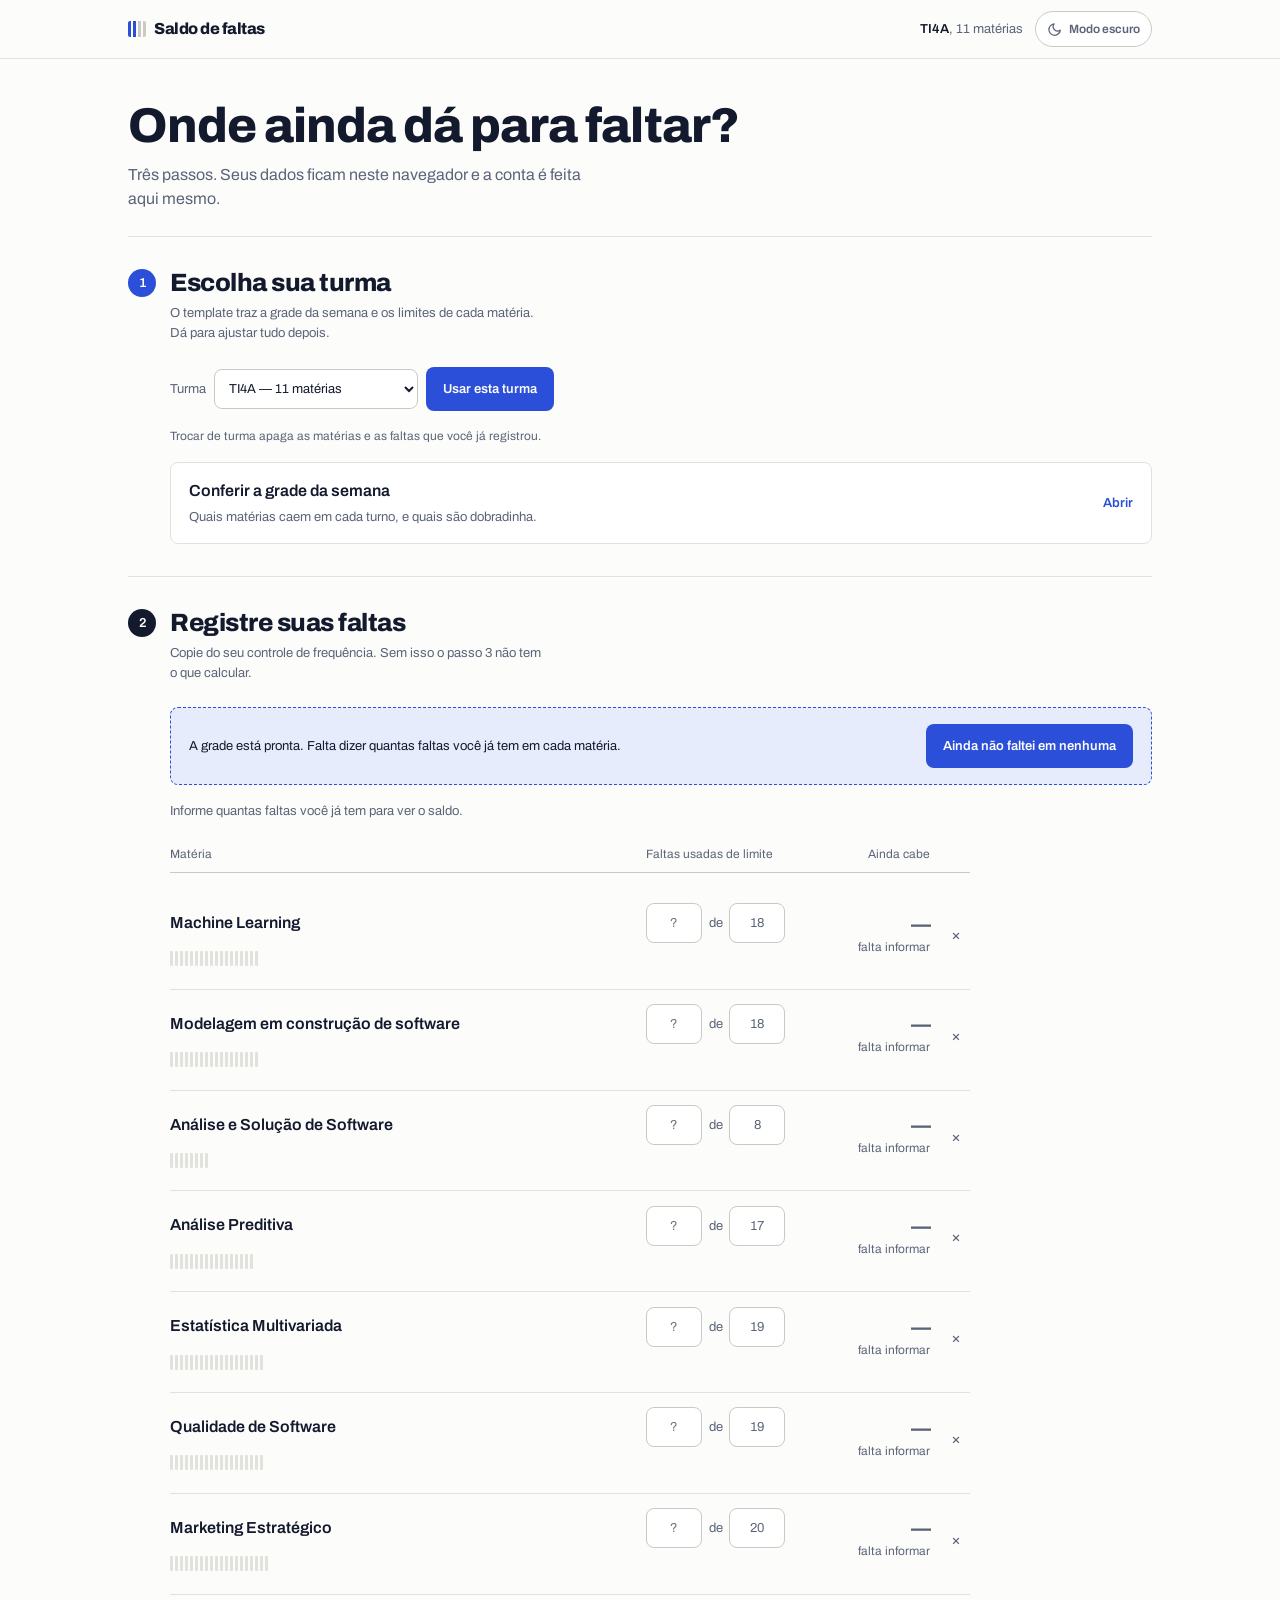
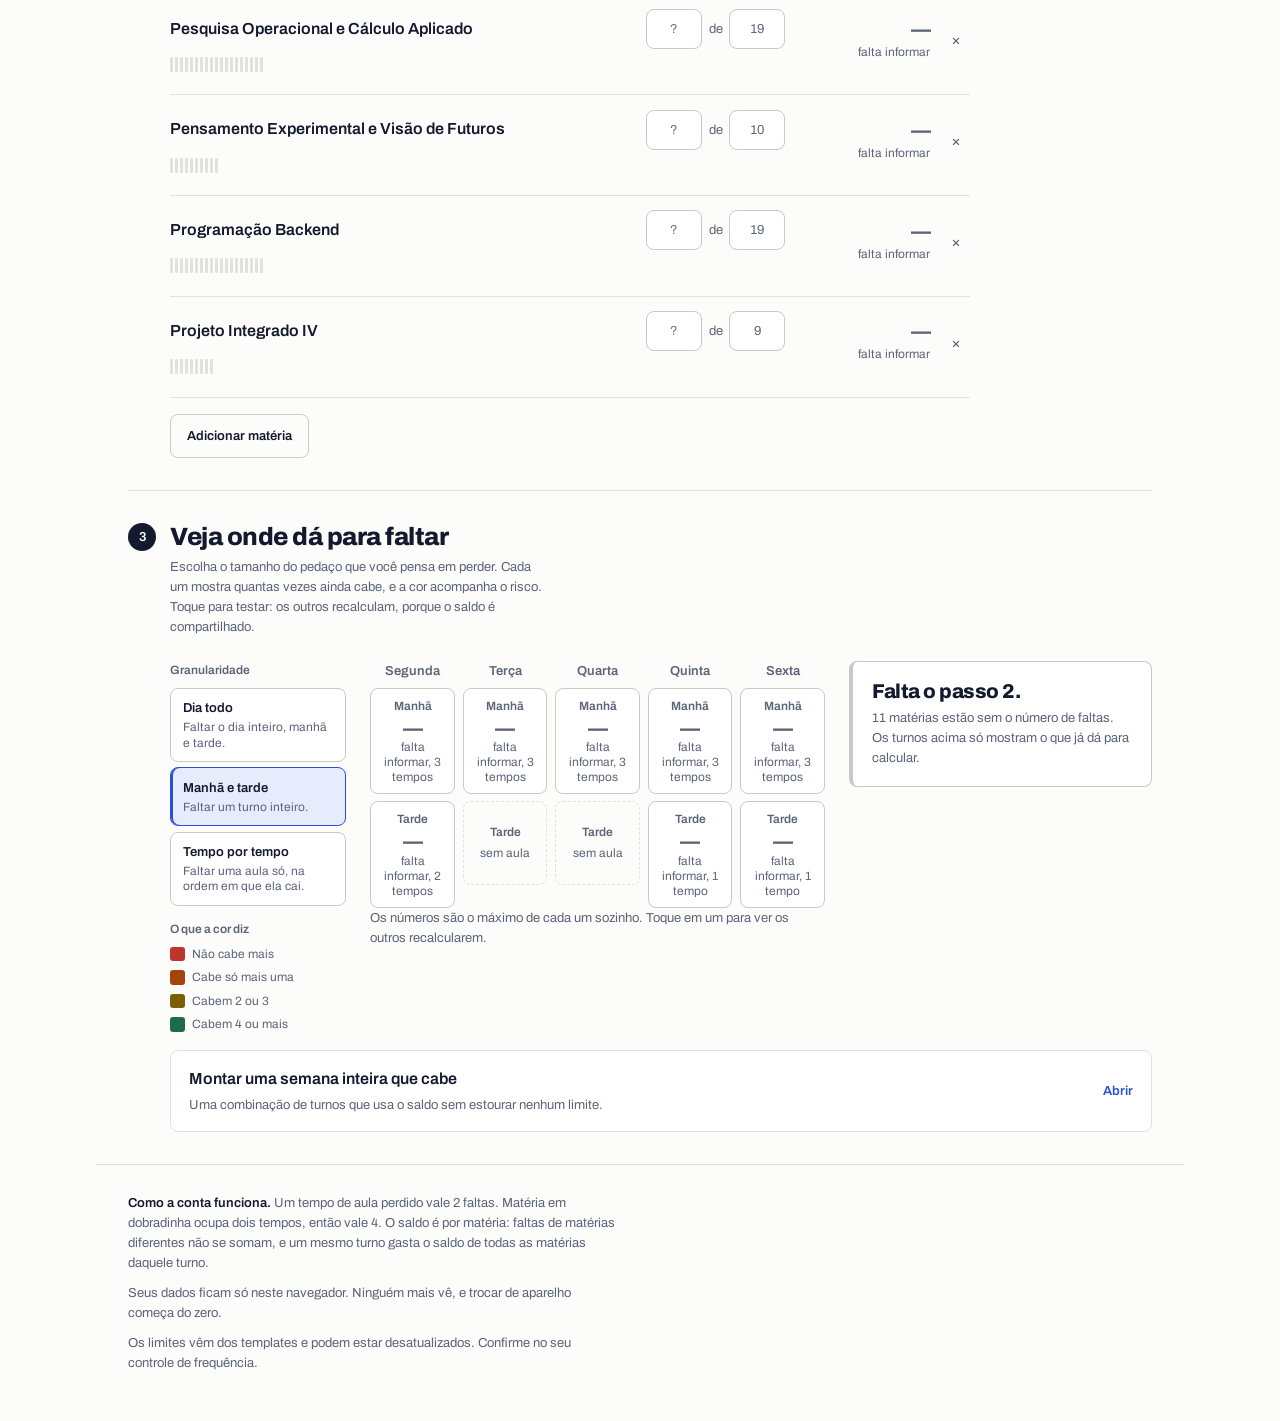
<file: index.html>
<!DOCTYPE html>
<html lang="pt-BR">
<head>
  <meta charset="UTF-8">
  <meta name="viewport" content="width=device-width, initial-scale=1">
  <meta name="theme-color" content="#2b4fd8">
  <meta name="description" content="Escolha sua turma, registre suas faltas e veja em quais dias e turnos da semana ainda dá para faltar.">
  <title>Saldo de faltas</title>
  <link rel="icon" href="favicon.svg" type="image/svg+xml">
  <script>
    // Roda antes do CSS pintar: sem isto, quem usa tema escuro leva um flash
    // branco a cada carregamento.
    (function () {
      var tema = 'claro';
      try {
        tema = localStorage.getItem('saldo.tema')
          || (matchMedia('(prefers-color-scheme: dark)').matches ? 'escuro' : 'claro');
      } catch (e) { /* navegador sem storage: segue no claro */ }
      document.documentElement.dataset.tema = tema === 'escuro' ? 'escuro' : 'claro';
    })();
  </script>
  <link rel="stylesheet" href="style.css">
  <script src="script.js" defer></script>
</head>
<body>
  <a class="pular" href="#passo1">Ir para o conteúdo</a>

  <header class="topo">
    <div class="topo-interno">
      <a class="marca" href="#passo1">
        <span class="marca-selo" aria-hidden="true"></span>
        Saldo de faltas
      </a>
      <div class="topo-direita">
        <p class="topo-estado" id="topoEstado"></p>
        <button class="btn-tema" id="tema" type="button"></button>
      </div>
    </div>
  </header>

  <main>
    <div class="abertura">
      <h1>Onde ainda dá para faltar?</h1>
      <p class="sub">Três passos. Seus dados ficam neste navegador e a conta é feita aqui mesmo.</p>
    </div>

    <ol class="passos">
      <!-- Passo 1 ---------------------------------------------------------- -->
      <li class="passo" id="passo1">
        <div class="passo-cabeca">
          <span class="passo-num" aria-hidden="true">1</span>
          <div>
            <h2>Escolha sua turma</h2>
            <p class="sub">O template traz a grade da semana e os limites de cada matéria. Dá para ajustar tudo depois.</p>
          </div>
        </div>

        <div class="passo-corpo">
          <div class="turma-escolha">
            <label for="turma">Turma</label>
            <select id="turma">
              <option value="grade-base">TI4A — 11 matérias</option>
              <option value="ti2a">TI2A — 10 matérias</option>
              <option value="direito-dr4a">Direito DR4A — 13 matérias</option>
              <option value="vazio">Montar a minha do zero</option>
            </select>
            <button class="btn btn-forte" id="trocarTurma" type="button">Usar esta turma</button>
          </div>
          <p class="nota-fraca">Trocar de turma apaga as matérias e as faltas que você já registrou.</p>

          <details class="bloco" id="blocoGrade">
            <summary>
              <span class="bloco-titulo">Conferir a grade da semana</span>
              <span class="bloco-sub">Quais matérias caem em cada turno, e quais são dobradinha.</span>
            </summary>
            <div class="bloco-corpo">
              <p class="sub">Marque as matérias de cada turno. Dobradinha é quando a matéria ocupa dois tempos seguidos no mesmo dia.</p>
              <div class="grade-editor" id="grade"></div>
            </div>
          </details>
        </div>
      </li>

      <!-- Passo 2 ---------------------------------------------------------- -->
      <li class="passo" id="passo2">
        <div class="passo-cabeca">
          <span class="passo-num" aria-hidden="true">2</span>
          <div>
            <h2>Registre suas faltas</h2>
            <p class="sub">Copie do seu controle de frequência. Sem isso o passo 3 não tem o que calcular.</p>
          </div>
        </div>

        <div class="passo-corpo">
          <div class="primeiro-uso" id="primeiroUso" hidden>
            <p id="primeiroUsoTexto"></p>
            <button class="btn btn-forte" id="zerarPendentes" type="button">Ainda não faltei em nenhuma</button>
          </div>

          <p class="saldo-aperto" id="saldoAperto"></p>

          <div class="ledger-cabecalho" aria-hidden="true">
            <span>Matéria</span>
            <span>Faltas usadas de limite</span>
            <span>Ainda cabe</span>
            <span></span>
          </div>
          <div class="ledger" id="ledger"></div>

          <button class="btn btn-discreto" id="addMat" type="button">Adicionar matéria</button>
        </div>
      </li>

      <!-- Passo 3 ---------------------------------------------------------- -->
      <li class="passo" id="passo3">
        <div class="passo-cabeca">
          <span class="passo-num" aria-hidden="true">3</span>
          <div>
            <h2>Veja onde dá para faltar</h2>
            <p class="sub">Escolha o tamanho do pedaço que você pensa em perder. Cada um mostra quantas vezes ainda cabe, e a cor acompanha o risco. Toque para testar: os outros recalculam, porque o saldo é compartilhado.</p>
          </div>
        </div>

        <div class="passo-corpo">
          <div class="resposta">
            <aside class="trilha">
              <fieldset class="gran-caixa">
                <legend>Granularidade</legend>
                <div id="granularidade"></div>
              </fieldset>

              <div class="legenda-caixa">
                <p class="legenda-titulo">O que a cor diz</p>
                <ul class="legenda" id="legenda"></ul>
              </div>
            </aside>

            <div class="semana-area">
              <div class="semana" id="semana" aria-label="A semana e quantas vezes cada parte dela ainda cabe"></div>
              <div class="selecionados" id="selecionados"></div>
              <div class="semana-rodape">
                <p id="semanaNota"></p>
                <button class="btn btn-texto" id="limpar" type="button" hidden>Limpar seleção</button>
              </div>
            </div>

            <aside class="veredito" id="veredito" aria-live="polite" aria-atomic="true"></aside>
          </div>

          <details class="bloco" id="blocoPlano">
            <summary>
              <span class="bloco-titulo">Montar uma semana inteira que cabe</span>
              <span class="bloco-sub">Uma combinação de turnos que usa o saldo sem estourar nenhum limite.</span>
            </summary>
            <div class="bloco-corpo">
              <p class="sub">A conta não sabe quantas aulas ainda vão acontecer no semestre. Trate o resultado como teto, não como plano.</p>
              <button class="btn btn-forte" id="gerarPlano" type="button">Montar combinação</button>
              <div id="resultadoPlano" class="plano-resultado" aria-live="polite"></div>
            </div>
          </details>
        </div>
      </li>
    </ol>
  </main>

  <footer class="rodape">
    <p><strong>Como a conta funciona.</strong> Um tempo de aula perdido vale 2 faltas. Matéria em dobradinha ocupa dois tempos, então vale 4. O saldo é por matéria: faltas de matérias diferentes não se somam, e um mesmo turno gasta o saldo de todas as matérias daquele turno.</p>
    <p id="statusSalvo">Seus dados ficam só neste navegador. Ninguém mais vê, e trocar de aparelho começa do zero.</p>
    <p>Os limites vêm dos templates e podem estar desatualizados. Confirme no seu controle de frequência.</p>
  </footer>

  <noscript>
    <p class="noscript">Esta página precisa de JavaScript para calcular o saldo.</p>
  </noscript>
</body>
</html>
</file>
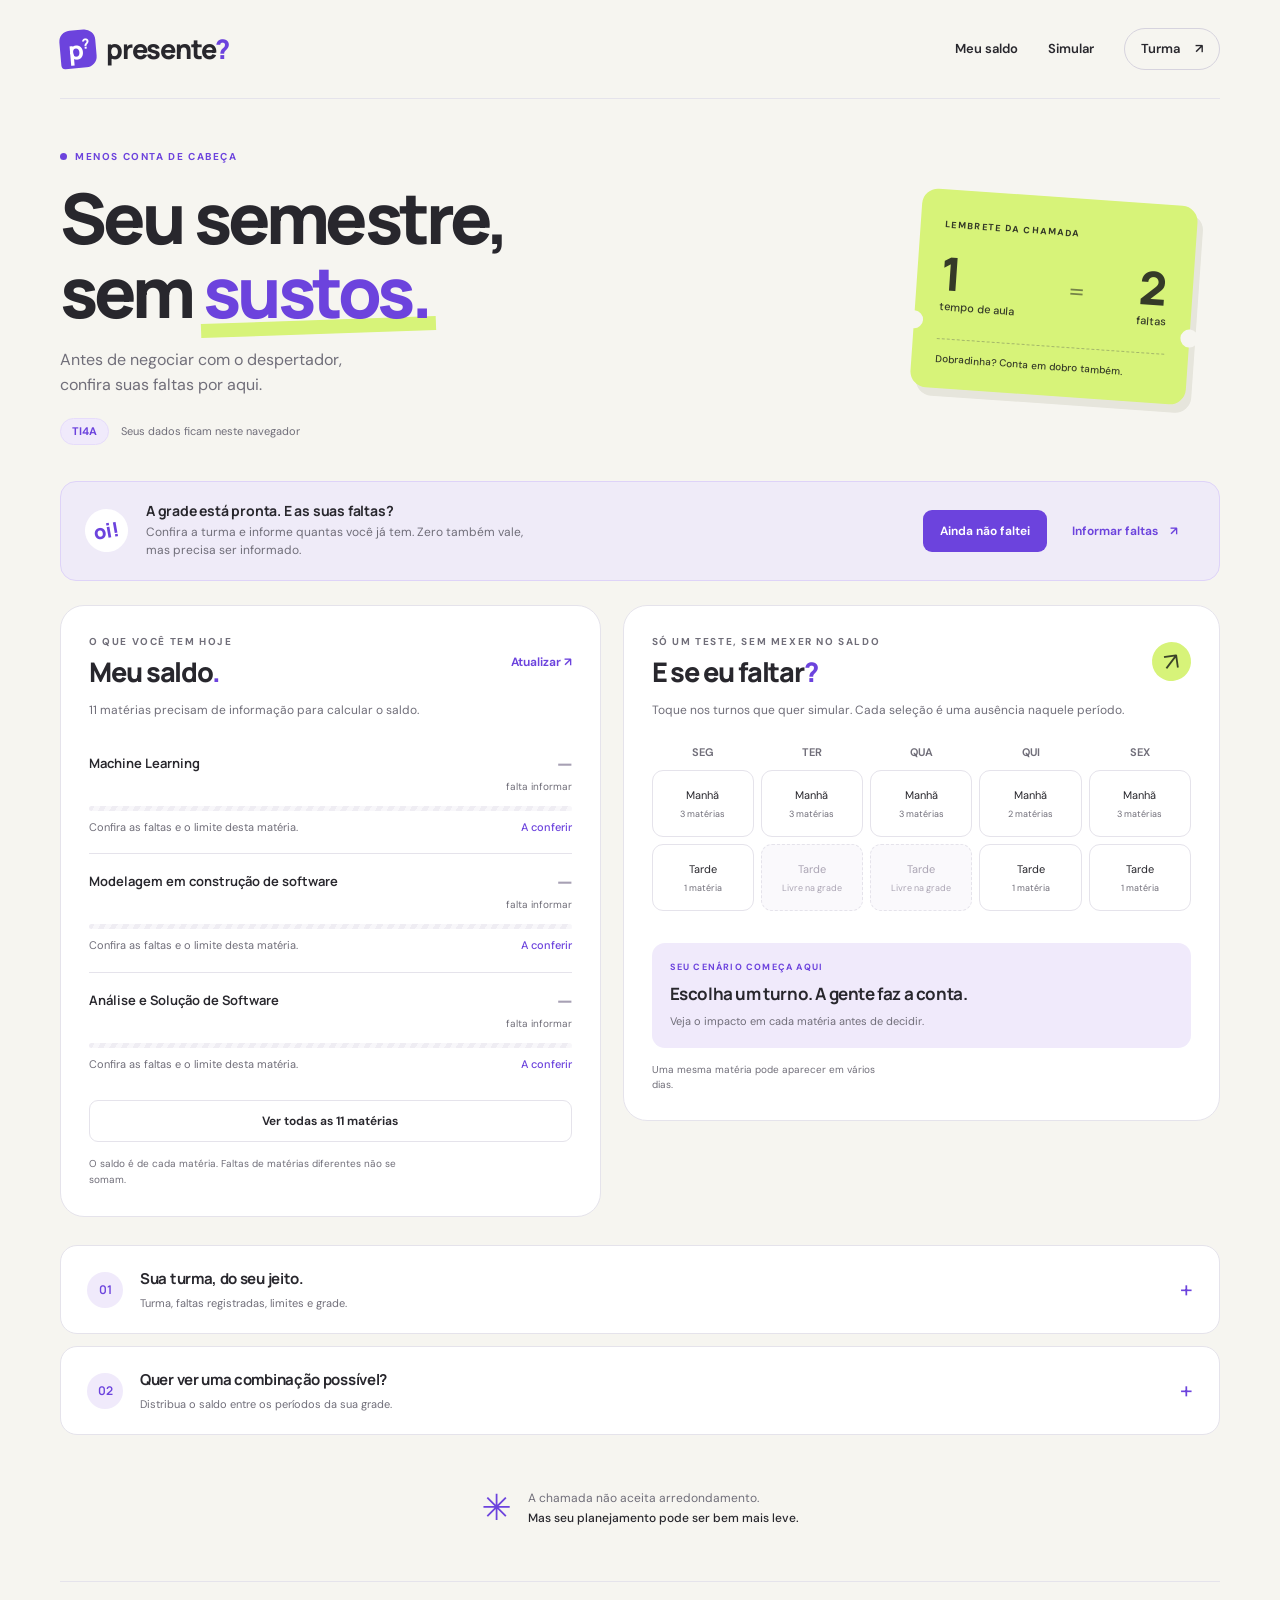
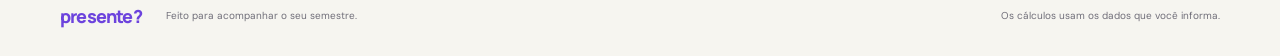
<file: outputs/layout-gepeto/index.html>
<!DOCTYPE html>
<html lang="pt-BR">
<head>
  <meta charset="UTF-8">
  <meta name="viewport" content="width=device-width, initial-scale=1">
  <meta name="theme-color" content="#6c43dd">
  <meta name="description" content="Seu saldo de faltas, sem fazer conta de cabeça. Confira suas matérias e simule ausências com o presente?.">
  <title>presente? — Seu semestre, sem sustos</title>
  <link rel="icon" href="favicon.svg" type="image/svg+xml">
  <link rel="stylesheet" href="style.css">
  <script src="script.js" defer></script>
</head>
<body>
  <a class="skip-link" href="#saldo">Pular para meu saldo</a>
  <div class="site-shell">
    <header class="site-header">
      <a class="brand" href="#inicio" aria-label="presente? início"><span class="brand-mark" aria-hidden="true">p<span>?</span></span>presente<span class="brand-question">?</span></a>
      <nav aria-label="Navegação principal">
        <a href="#saldo">Meu saldo</a>
        <a href="#simular">Simular</a>
        <a class="nav-config" href="#configuracao" data-open-config>Turma <span aria-hidden="true">↗</span></a>
      </nav>
    </header>
    <main id="inicio">
      <section class="hero" aria-labelledby="titulo">
        <div>
          <p class="eyebrow"><span class="live-dot" aria-hidden="true"></span> MENOS CONTA DE CABEÇA</p>
          <h1 id="titulo">Seu semestre,<br>sem <span class="hero-highlight">sustos.</span></h1>
          <p class="hero-description">Antes de negociar com o despertador,<br class="desktop-break"> confira suas faltas por aqui.</p>
          <div class="hero-meta"><span class="class-pill" id="turmaAtual">TI4A</span><span id="saveStatus" role="status">Seus dados ficam neste navegador</span></div>
        </div>
        <div class="hero-ticket" aria-label="Regra de cálculo: cada tempo de aula equivale a duas faltas">
          <span class="ticket-top">LEMBRETE DA CHAMADA</span>
          <div class="ticket-equation"><span>1<small>tempo de aula</small></span><b aria-hidden="true">=</b><span>2<small>faltas</small></span></div>
          <span class="ticket-bottom">Dobradinha? Conta em dobro também.</span>
        </div>
      </section>
      <section class="onboarding" id="boasVindas" aria-labelledby="bemVindoTitulo">
        <span class="onboarding-icon" aria-hidden="true">oi!</span>
        <div class="onboarding-copy"><h2 id="bemVindoTitulo">A grade está pronta. E as suas faltas?</h2><p>Confira a turma e informe quantas você já tem. Zero também vale, mas precisa ser informado.</p></div>
        <div class="onboarding-actions"><button class="button button-primary" id="zerarPendentes" type="button">Ainda não faltei</button><button class="button button-quiet" type="button" data-edit-materias>Informar faltas <span aria-hidden="true">↗</span></button></div>
      </section>
      <div class="dashboard">
        <section class="panel balance-panel" id="saldo" aria-labelledby="saldoTitulo">
          <div class="section-heading"><div><p class="eyebrow">O QUE VOCÊ TEM HOJE</p><h2 id="saldoTitulo">Meu saldo<span class="heading-dot">.</span></h2></div><button class="text-button" type="button" data-edit-materias>Atualizar <span aria-hidden="true">↗</span></button></div>
          <p class="section-description" id="saldoResumo">As matérias mais próximas do limite aparecem primeiro.</p>
          <div class="subject-list" id="saldoMaterias"></div>
          <button class="button button-outline show-all" id="verTodas" type="button" aria-expanded="false" aria-controls="saldoMaterias">Ver todas as matérias</button>
          <p class="panel-footnote">O saldo é de cada matéria. Faltas de matérias diferentes não se somam.</p>
        </section>
        <section class="panel simulation-panel" id="simular" aria-labelledby="simularTitulo">
          <div class="section-heading"><div><p class="eyebrow">SÓ UM TESTE, SEM MEXER NO SALDO</p><h2 id="simularTitulo">E se eu faltar<span class="heading-dot">?</span></h2></div><span class="simulation-symbol" aria-hidden="true">↗</span></div>
          <p class="section-description">Toque nos turnos que quer simular. Cada seleção é uma ausência naquele período.</p>
          <div class="week-grid" id="semanaSimulacao" aria-label="Períodos da grade para simular"></div>
          <div class="selected-periods" id="periodosSelecionados"></div>
          <div id="resultadoSimulacao" class="simulation-result" aria-live="polite" aria-atomic="true"></div>
          <div class="simulation-bottom"><span>Uma mesma matéria pode aparecer em vários dias.</span><button class="text-button" id="limparSimulacao" type="button" hidden>Limpar teste</button></div>
        </section>
      </div>
      <details class="settings" id="configuracao">
        <summary><span class="settings-number" aria-hidden="true">01</span><span><strong>Sua turma, do seu jeito.</strong><small>Turma, faltas registradas, limites e grade.</small></span><span class="details-icon" aria-hidden="true">+</span></summary>
        <div class="settings-body">
          <div class="template-settings">
            <div><h3>Qual é a sua turma?</h3><p>Os templates trazem a grade e os limites iniciais. Você pode ajustar tudo abaixo.</p></div>
            <div class="template-controls"><label for="template">Turma</label><div class="input-action"><select id="template"><option value="grade-base">TI4A · 11 matérias</option><option value="ti2a">TI2A · 10 matérias</option><option value="direito-dr4a">Direito DR4A · 13 matérias</option><option value="vazio">Minha própria grade</option></select><button class="button button-primary" id="carregarTemplate" type="button">Carregar</button></div><p class="field-note">Carregar outra turma substitui as matérias e a grade atuais.</p></div>
          </div>
          <div class="editor-heading" id="editarMaterias"><div><h3>Matérias e faltas</h3><p>Copie as faltas do seu controle de frequência. Deixe o limite vazio se não quiser definir um teto.</p></div><button class="button button-outline" id="addMat" type="button">+ Adicionar matéria</button></div>
          <p class="template-note" id="notaTemplate" hidden>Em Responsabilidade Civil, o template usa 18 faltas. A grade fornecida também citava 20; confirme o limite da sua turma.</p>
          <div class="subject-editors" id="materias"></div>
          <details class="grade-details"><summary>Conferir ou editar minha grade <span aria-hidden="true">+</span></summary><p class="section-description">Escolha as matérias de cada turno. Marque dobradinha quando a matéria ocupar dois tempos seguidos. Cada tempo equivale a 2 faltas.</p><div class="grade-editor" id="grade"></div></details>
        </div>
      </details>
      <details class="settings automatic" id="planoAutomatico">
        <summary><span class="settings-number" aria-hidden="true">02</span><span><strong>Quer ver uma combinação possível?</strong><small>Distribua o saldo entre os períodos da sua grade.</small></span><span class="details-icon" aria-hidden="true">+</span></summary>
        <div class="settings-body"><p class="section-description">O mesmo saldo é compartilhado entre todos os dias. Esta combinação usa apenas os limites informados, sem considerar quantas aulas ainda acontecerão.</p><button class="button button-primary" id="gerarPlano" type="button">Montar uma combinação <span aria-hidden="true">↗</span></button><div id="resultadoPlano" class="automatic-result" aria-live="polite"></div></div>
      </details>
      <section class="closing-note"><span aria-hidden="true">✳</span><p>A chamada não aceita arredondamento.<br><strong>Mas seu planejamento pode ser bem mais leve.</strong></p></section>
    </main>
    <footer class="site-footer"><a class="footer-brand" href="#inicio">presente?</a><span>Feito para acompanhar o seu semestre.</span><span>Os cálculos usam os dados que você informa.</span></footer>
  </div>
  <noscript><p class="noscript-message">Ative o JavaScript para conferir seu saldo e usar o simulador.</p></noscript>
</body>
</html>
</file>
<file: style.css>
@import url('https://fonts.googleapis.com/css2?family=Archivo:wght@400;500;600;800&display=swap');

/* ==========================================================================
   Saldo de faltas
   Paleta e vocabulário vêm da própria chamada: papel sulfite, caneta azul do
   aluno, caneta vermelha do professor. O medidor não é barra de progresso —
   é uma fileira de traços, um por falta, do jeito que a lista é preenchida.
   ========================================================================== */

/* --- Tokens --------------------------------------------------------------- */
:root {
  color-scheme: light;

  /* Cor */
  --papel:          #fcfcfa;
  --papel-fundo:    #f1f1ec;
  --superficie:     #ffffff;
  --tinta:          #141a2e;
  --tinta-fraca:    #5b6478;
  --linha:          #e2e2dd;
  --linha-forte:    #c9cac3;

  --caneta:         #2b4fd8;
  --caneta-fundo:   #e7ecfd;
  --vermelho:       #bd352b;
  --vermelho-fundo: #fbeae8;
  --ambar:          #8e5d08;
  --ambar-fundo:    #fbf0da;
  --verde:          #1d6b4c;

  /* Escala de risco: quatro degraus, de "não cabe mais" a "tem folga".
     Matizes bem separados, porque laranja ao lado de âmbar não se distingue. */
  --risco-0: #bd352b;  --risco-0-fundo: #fbeae8;   /* não cabe mais */
  --risco-1: #a34508;  --risco-1-fundo: #fdeee1;   /* cabe só mais uma */
  --risco-2: #7a6005;  --risco-2-fundo: #fbf4da;   /* cabem 2 ou 3 */
  --risco-3: #1d6b4c;  --risco-3-fundo: #e8f4ed;   /* cabem 4 ou mais */

  /* Tipografia: escala modular de terça maior (1,25) a partir de 16px */
  --t-micro: 0.8125rem;  /* 13 */
  --t-base:  1rem;       /* 16 */
  --t-lead:  1.25rem;    /* 20 */
  --t-sec:   1.5625rem;  /* 25 */
  --t-alta:  1.953rem;   /* 31 */
  --t-num:   2.441rem;   /* 39 */
  --t-tit:   3.052rem;   /* 49 */

  --fonte: 'Archivo', system-ui, -apple-system, 'Segoe UI', sans-serif;

  /* Espaço e forma */
  --gutter: 1.25rem;
  --largura: 68rem;
  --r-pequeno: 4px;
  --r-medio: 8px;
}

/* O tema vem do atributo data-tema, escrito pelo script do <head> antes da
   primeira pintura. O sistema continua sendo o padrão: ele só decide enquanto
   a pessoa não tiver escolhido. */
:root[data-tema="escuro"] {
  color-scheme: dark;

  --papel:          #12141a;
  --papel-fundo:    #0c0e13;
  --superficie:     #1a1e27;
  --tinta:          #e9eaee;
  --tinta-fraca:    #9ba2b2;
  --linha:          #2b303b;
  --linha-forte:    #3c4354;

  --caneta:         #87a2ff;
  --caneta-fundo:   #1d2640;
  --vermelho:       #ff897e;
  --vermelho-fundo: #33201e;
  --ambar:          #e5b15c;
  --ambar-fundo:    #2e2614;
  --verde:          #63c79c;

  --risco-0: #ff897e;  --risco-0-fundo: #33201e;
  --risco-1: #f5a65f;  --risco-1-fundo: #31220f;
  --risco-2: #d9c25c;  --risco-2-fundo: #2b2712;
  --risco-3: #63c79c;  --risco-3-fundo: #15291f;
}

/* --- Base ----------------------------------------------------------------- */
* { box-sizing: border-box; }

html { scroll-behavior: smooth; scroll-padding-top: 5rem; }

body {
  margin: 0;
  background: var(--papel);
  color: var(--tinta);
  font: 400 var(--t-base)/1.55 var(--fonte);
  -webkit-font-smoothing: antialiased;
}

h1, h2, h3 { margin: 0; line-height: 1.1; font-weight: 800; letter-spacing: -0.02em; }
p { margin: 0; }
button, input, select { font: inherit; color: inherit; }
button { cursor: pointer; background: none; border: 0; }
button:disabled { cursor: default; opacity: 0.45; }
a { color: inherit; }
[hidden] { display: none !important; }

:focus-visible {
  outline: 2px solid var(--caneta);
  outline-offset: 3px;
  border-radius: var(--r-pequeno);
}

.pular {
  position: absolute; left: 0.75rem; top: -4rem; z-index: 10;
  background: var(--caneta); color: var(--papel);
  padding: 0.6rem 0.9rem; border-radius: var(--r-medio);
}
.pular:focus { top: 0.75rem; }

.sub {
  color: var(--tinta-fraca);
  max-width: 54ch;
}


/* --- Botões --------------------------------------------------------------- */
.btn {
  display: inline-flex; align-items: center; justify-content: center;
  min-height: 2.75rem; padding: 0.5rem 1rem;
  border: 1px solid transparent; border-radius: var(--r-medio);
  font-size: var(--t-micro); font-weight: 600;
  transition: background-color 0.12s, border-color 0.12s;
}
.btn-forte { background: var(--caneta); color: var(--papel); }
.btn-forte:hover { background: color-mix(in srgb, var(--caneta) 85%, #000); }
.btn-discreto { border-color: var(--linha-forte); }
.btn-discreto:hover { background: var(--caneta-fundo); border-color: var(--caneta); }
.btn-texto { padding: 0.5rem 0; color: var(--caneta); text-decoration: underline; text-underline-offset: 4px; }

/* --- Topo ----------------------------------------------------------------- */
/* No celular o topo rola junto: grudado, ele comeria meia tela. */
.topo {
  background: color-mix(in srgb, var(--papel) 92%, transparent);
  backdrop-filter: blur(8px);
  border-bottom: 1px solid var(--linha);
}
.topo-interno {
  max-width: var(--largura); margin: 0 auto;
  padding: 0.7rem var(--gutter);
  display: flex; align-items: center; justify-content: space-between;
  gap: 1rem; flex-wrap: wrap;
}
.marca {
  display: inline-flex; align-items: center; gap: 0.5rem;
  font-weight: 800; font-size: var(--t-base); letter-spacing: -0.03em;
  text-decoration: none;
}
/* O selo é um pedaço de chamada: quatro traços, dois preenchidos. */
.marca-selo {
  width: 18px; height: 16px; border-radius: 2px;
  background:
    linear-gradient(var(--caneta) 0 0) 0 0 / 3px 100% no-repeat,
    linear-gradient(var(--caneta) 0 0) 5px 0 / 3px 100% no-repeat,
    linear-gradient(var(--linha-forte) 0 0) 10px 0 / 3px 100% no-repeat,
    linear-gradient(var(--linha-forte) 0 0) 15px 0 / 3px 100% no-repeat;
}
.topo-direita { display: flex; align-items: center; gap: 0.75rem; }
.topo-estado { font-size: var(--t-micro); color: var(--tinta-fraca); text-align: right; }

.btn-tema {
  display: inline-flex; align-items: center; gap: 0.4rem;
  min-height: 2.25rem; padding: 0.35rem 0.7rem;
  border: 1px solid var(--linha-forte); border-radius: 100px;
  background: var(--superficie);
  font-size: 0.75rem; font-weight: 600; color: var(--tinta-fraca);
  white-space: nowrap;
}
.btn-tema:hover { border-color: var(--caneta); color: var(--caneta); }
.btn-tema svg { width: 0.95rem; height: 0.95rem; flex-shrink: 0; }
@media (max-width: 34rem) {
  .btn-tema-texto {
    position: absolute; width: 1px; height: 1px;
    margin: -1px; overflow: hidden; clip-path: inset(50%);
  }
  .btn-tema { padding: 0.35rem 0.55rem; }
}
.topo-estado b { color: var(--tinta); font-weight: 600; }

select, input[type="number"], input[type="text"] {
  background: var(--superficie);
  border: 1px solid var(--linha-forte);
  border-radius: var(--r-medio);
  padding: 0.45rem 0.6rem;
  min-height: 2.5rem;
  min-width: 0; max-width: 100%;
  font-size: var(--t-micro);
}
select { cursor: pointer; }
/* As setinhas do input number roubam a largura do número. */
input[type="number"] { appearance: textfield; -moz-appearance: textfield; }
input[type="number"]::-webkit-outer-spin-button,
input[type="number"]::-webkit-inner-spin-button { -webkit-appearance: none; margin: 0; }
input[aria-invalid="true"] { border-color: var(--vermelho); background: var(--vermelho-fundo); }

/* --- Seção 1: posso faltar ------------------------------------------------ */
main { max-width: var(--largura); margin: 0 auto; padding: 0 var(--gutter); }

.abertura { padding: 2.5rem 0 1.5rem; }
.abertura h1 { font-size: var(--t-alta); }
.abertura .sub { margin-top: 0.6rem; font-size: var(--t-micro); }

/* Aqui a numeração é honesta: o conteúdo é mesmo uma sequência, e o passo 3
   não responde nada enquanto os dois primeiros não estiverem preenchidos. */
.passos { list-style: none; margin: 0; padding: 0; display: grid; gap: 0; }
.passo { padding: 2rem 0; border-top: 1px solid var(--linha); }
.passo-cabeca { display: flex; align-items: flex-start; gap: 0.9rem; }
.passo-num {
  flex-shrink: 0;
  width: 1.75rem; height: 1.75rem; border-radius: 50%;
  display: grid; place-items: center;
  background: var(--tinta); color: var(--papel);
  font-size: var(--t-micro); font-weight: 600;
}
.passo[data-pronto="sim"] .passo-num { background: var(--caneta); }
.passo-cabeca h2 { font-size: var(--t-sec); }
.passo-cabeca .sub { margin-top: 0.4rem; font-size: var(--t-micro); }
.passo-corpo { margin-top: 1.5rem; margin-left: 2.65rem; display: grid; gap: 1rem; justify-items: start; }
.passo-corpo > * { max-width: 100%; }

.turma-escolha { display: flex; align-items: center; gap: 0.5rem; flex-wrap: wrap; }
.turma-escolha label { font-size: var(--t-micro); color: var(--tinta-fraca); }
.nota-fraca { font-size: 0.75rem; color: var(--tinta-fraca); }

.resposta { width: 100%; display: grid; gap: 1.25rem; }

/* A trilha: escolher o tamanho do pedaço, e ler o que a cor significa. */
.trilha { display: grid; gap: 0.9rem; align-content: start; }

.gran-caixa { margin: 0; padding: 0; border: 0; min-width: 0; }
.gran-caixa legend {
  padding: 0; margin-bottom: 0.5rem;
  font-size: 0.75rem; font-weight: 600; color: var(--tinta-fraca);
}
#granularidade { display: grid; gap: 0.35rem; }
.opcao-gran input {
  position: absolute; width: 1px; height: 1px;
  margin: -1px; padding: 0; overflow: hidden; clip-path: inset(50%); border: 0;
}
.opcao-gran label {
  display: grid; gap: 0.1rem;
  padding: 0.6rem 0.7rem;
  border: 1px solid var(--linha-forte); border-radius: var(--r-medio);
  background: var(--superficie);
  cursor: pointer;
}
.opcao-gran label strong { font-size: var(--t-micro); font-weight: 600; }
.opcao-gran label small { font-size: 0.75rem; color: var(--tinta-fraca); line-height: 1.3; }
.opcao-gran label:hover { border-color: var(--caneta); }
.opcao-gran input:checked + label {
  border-color: var(--caneta); background: var(--caneta-fundo);
  box-shadow: inset 2px 0 0 var(--caneta);
}
.opcao-gran input:focus-visible + label { outline: 2px solid var(--caneta); outline-offset: 2px; }

.legenda-caixa { display: grid; gap: 0.4rem; }
.legenda-titulo { font-size: 0.75rem; font-weight: 600; color: var(--tinta-fraca); }
.legenda { list-style: none; margin: 0; padding: 0; display: grid; gap: 0.3rem; }
.legenda li { display: flex; align-items: center; gap: 0.45rem; font-size: 0.75rem; color: var(--tinta-fraca); }
.amostra { width: 0.9rem; height: 0.9rem; border-radius: 3px; flex-shrink: 0; }
.amostra[data-risco="estourado"] { background: var(--risco-0); }
.amostra[data-risco="critico"]   { background: var(--risco-1); }
.amostra[data-risco="atencao"]   { background: var(--risco-2); }
.amostra[data-risco="folgado"]   { background: var(--risco-3); }

.semana-area { min-width: 0; }
.dia-unidades { display: grid; gap: 0.4rem; min-width: 0; }
.faixa-turno {
  font-size: 0.7rem; font-weight: 600; color: var(--tinta-fraca);
  padding-top: 0.25rem;
}
.aula-materia {
  font-size: 0.7rem; line-height: 1.25; color: var(--tinta-fraca);
  overflow: hidden; display: -webkit-box; -webkit-line-clamp: 3; -webkit-box-orient: vertical;
}


.semana { display: grid; gap: 0.5rem; }

/* Celular: um dia por linha, rótulo à esquerda. */
.dia {
  display: grid;
  grid-template-columns: 4.5rem minmax(0, 1fr);
  align-items: start;
  /* Sem isto as linhas 'auto' esticam para preencher a coluna mais alta e cada
     dia começa numa altura diferente. */
  align-content: start;
  gap: 0.4rem;
}
/* Manhã e tarde cabem lado a lado; dia todo e tempo por tempo empilham. */
.semana[data-gran="turno"] .dia-unidades { grid-template-columns: 1fr 1fr; }
.dia-nome {
  display: flex; align-items: center;
  font-size: var(--t-micro); font-weight: 600; color: var(--tinta-fraca);
}

.aula, .aula-vazia {
  display: flex; flex-direction: column; justify-content: center; gap: 0.1rem;
  min-height: 4.25rem; padding: 0.5rem 0.6rem;
  border: 1px solid var(--linha-forte); border-radius: var(--r-medio);
  background: var(--superficie);
  text-align: left;
}
.aula-turno { font-size: 0.75rem; font-weight: 600; color: var(--tinta-fraca); }
.aula-num {
  font-size: var(--t-lead); font-weight: 800; line-height: 1.1;
  letter-spacing: -0.03em; font-variant-numeric: tabular-nums;
}
.aula-rodape { font-size: 0.75rem; color: var(--tinta-fraca); line-height: 1.25; }
.aula-vazia small { font-size: 0.75rem; color: var(--tinta-fraca); }

.aula:hover { border-color: var(--caneta); background: var(--caneta-fundo); }
/* O risco pinta a borda esquerda e o número. Nunca só a cor: o número e o
   rótulo embaixo dizem a mesma coisa em palavras. */
.aula[data-risco="estourado"] { border-left: 3px solid var(--risco-0); background: var(--risco-0-fundo); }
.aula[data-risco="critico"]   { border-left: 3px solid var(--risco-1); background: var(--risco-1-fundo); }
.aula[data-risco="atencao"]   { border-left: 3px solid var(--risco-2); background: var(--risco-2-fundo); }
.aula[data-risco="folgado"]   { border-left: 3px solid var(--risco-3); background: var(--risco-3-fundo); }
.aula[data-risco="estourado"] .aula-num { color: var(--risco-0); }
.aula[data-risco="critico"]   .aula-num { color: var(--risco-1); }
.aula[data-risco="atencao"]   .aula-num { color: var(--risco-2); }
.aula[data-risco="folgado"]   .aula-num { color: var(--risco-3); }
.aula[data-risco="pendente"] .aula-num { color: var(--tinta-fraca); }

.aula[aria-pressed="true"] {
  background: var(--caneta); border-color: var(--caneta); color: var(--papel);
}
.aula[aria-pressed="true"] .aula-turno,
.aula[aria-pressed="true"] .aula-rodape { color: color-mix(in srgb, var(--papel) 78%, var(--caneta)); }
.aula[aria-pressed="true"] .aula-num { color: var(--papel); }

.aula-vazia {
  background: transparent; border-style: dashed; border-color: var(--linha);
  color: var(--tinta-fraca);
}

.selecionados:not(:empty) { display: grid; gap: 0.35rem; margin-top: 0.75rem; }
.selecionado small { display: block; font-size: 0.7rem; color: var(--tinta-fraca); margin-top: 0.1rem; }
.selecionado {
  display: flex; align-items: center; justify-content: space-between; gap: 0.75rem;
  padding: 0.4rem 0.6rem; border-radius: var(--r-medio);
  background: var(--caneta-fundo);
  font-size: var(--t-micro);
}
.contador { display: flex; align-items: center; gap: 0.5rem; }
.contador button {
  width: 2rem; height: 2rem; border-radius: var(--r-pequeno);
  border: 1px solid var(--linha-forte); background: var(--superficie);
  color: var(--caneta); font-weight: 600; line-height: 1;
}
.contador span { min-width: 2.25rem; text-align: center; font-weight: 600; font-variant-numeric: tabular-nums; }

.semana-rodape {
  display: flex; align-items: center; justify-content: space-between;
  gap: 1rem; flex-wrap: wrap;
  font-size: var(--t-micro); color: var(--tinta-fraca);
}

/* O veredito: a resposta da pergunta do título. */
.veredito {
  border: 1px solid var(--linha-forte);
  border-left: 4px solid var(--linha-forte);
  border-radius: var(--r-medio);
  background: var(--superficie);
  padding: 1.1rem 1.2rem;
}
.veredito[data-estado="vazio"] { border-left-color: var(--linha-forte); }
.veredito[data-estado="ok"] { border-left-color: var(--verde); }
.veredito[data-estado="atencao"] { border-left-color: var(--ambar); background: var(--ambar-fundo); }
.veredito[data-estado="estouro"] { border-left-color: var(--vermelho); background: var(--vermelho-fundo); }

.veredito h2 { font-size: var(--t-lead); letter-spacing: -0.025em; }
.veredito-nota { margin-top: 0.4rem; font-size: var(--t-micro); color: var(--tinta-fraca); }
.veredito[data-estado="atencao"] .veredito-nota,
.veredito[data-estado="estouro"] .veredito-nota { color: inherit; opacity: 0.8; }

/* Nome em cima, conta embaixo: nome comprido não desalinha o veredito. */
.efeito {
  display: grid;
  grid-template-columns: minmax(0, 1fr) auto;
  gap: 0.1rem 0.75rem;
  padding: 0.6rem 0;
  border-top: 1px solid color-mix(in srgb, currentColor 15%, transparent);
  font-size: var(--t-micro);
}
.efeito:first-of-type { margin-top: 0.9rem; }
.efeito-materia { grid-column: 1 / -1; font-weight: 600; }
.efeito-veredito { grid-column: 2; text-align: right; white-space: nowrap; }
.efeito-conta { font-variant-numeric: tabular-nums; color: var(--tinta-fraca); }
.veredito[data-estado="atencao"] .efeito-conta,
.veredito[data-estado="estouro"] .efeito-conta { color: inherit; opacity: 0.75; }
.efeito-veredito { font-weight: 600; }
.efeito-veredito.ruim { color: var(--vermelho); }

/* --- Seção 2: o saldo (que também é o editor) ----------------------------- */
.saldo-aperto { font-size: var(--t-micro); color: var(--tinta-fraca); }
.saldo-aperto strong { color: var(--vermelho); font-weight: 600; }

.ledger-cabecalho { display: none; }

.ledger { width: 100%; max-width: 50rem; }

.ledger-linha {
  display: grid;
  gap: 0.5rem 0.75rem;
  /* No celular o nome ganha a linha inteira — matéria de nome comprido é regra,
     não exceção, e cortar "Modelagem em construçã" não ajuda ninguém. */
  grid-template-columns: minmax(0, 1fr) 5rem;
  grid-template-areas:
    "nome   nome"
    "campos cabe"
    "tracos remover";
  align-items: center;
  padding: 0.9rem 0;
  border-bottom: 1px solid var(--linha);
}
.linha-nome { grid-area: nome; min-width: 0; }
.linha-nome input {
  width: 100%; border: 0; background: transparent; padding: 0;
  font-size: var(--t-base); font-weight: 600; min-height: 1.6rem;
}
.linha-nome input::placeholder { color: var(--tinta-fraca); font-weight: 400; }

.linha-campos { grid-area: campos; display: flex; align-items: center; gap: 0.4rem; font-size: var(--t-micro); color: var(--tinta-fraca); }
.linha-campos input {
  width: 3.5rem; text-align: center; padding-inline: 0.35rem;
  font-variant-numeric: tabular-nums;
}

.linha-cabe { grid-area: cabe; text-align: right; }
.linha-cabe b {
  display: block;
  font-size: var(--t-num); font-weight: 800; line-height: 1;
  letter-spacing: -0.04em; font-variant-numeric: tabular-nums;
}
.linha-cabe span { display: block; margin-top: 0.25rem; font-size: 0.75rem; color: var(--tinta-fraca); }

/* Os traços da chamada: um por falta permitida. */
.tracos { grid-area: tracos; display: flex; flex-wrap: wrap; gap: 2px; }
.tracos i { width: 3px; height: 15px; border-radius: 1px; background: var(--linha-forte); }
.tracos i.usada { background: var(--caneta); }
.tracos i.estouro { background: var(--vermelho); }
.barra { grid-area: tracos; height: 5px; border-radius: 3px; background: var(--linha); overflow: hidden; }
.barra span { display: block; height: 100%; background: var(--caneta); }

.ledger-linha[data-estado="apertado"] .linha-cabe b { color: var(--ambar); }
.ledger-linha[data-estado="estourado"] .linha-cabe b { color: var(--vermelho); }
.ledger-linha[data-estado="pendente"] .linha-cabe b { color: var(--tinta-fraca); font-size: var(--t-lead); }
.ledger-linha[data-estado="pendente"] .tracos i { background: var(--linha); }

.linha-remover {
  grid-area: remover; justify-self: end; align-self: center;
  width: 1.75rem; height: 1.75rem; border-radius: var(--r-pequeno);
  font-size: var(--t-base); line-height: 1; color: var(--tinta-fraca);
}
.linha-remover:hover { color: var(--vermelho); background: var(--vermelho-fundo); }
.linha-erro { grid-column: 1 / -1; font-size: 0.75rem; color: var(--vermelho); }

.ledger-vazio {
  padding: 2rem 0; display: grid; gap: 0.75rem; justify-items: start;
  color: var(--tinta-fraca); font-size: var(--t-micro);
}


/* Primeiro uso: a chamada da pessoa ainda está em branco. */
.primeiro-uso {
  width: 100%; padding: 1rem 1.1rem;
  border: 1px dashed var(--caneta); border-radius: var(--r-medio);
  background: var(--caneta-fundo);
  display: flex; align-items: center; justify-content: space-between;
  gap: 1rem; flex-wrap: wrap;
  font-size: var(--t-micro);
}

/* --- Seção 3: ajustes ----------------------------------------------------- */
.bloco { width: 100%; border: 1px solid var(--linha); border-radius: var(--r-medio); background: var(--superficie); }
.bloco > summary {
  display: grid; gap: 0.2rem;
  padding: 1rem 1.1rem; cursor: pointer; list-style: none;
}
.bloco > summary::-webkit-details-marker { display: none; }
.bloco > summary::after {
  content: 'Abrir';
  grid-row: 1 / 3; grid-column: 2;
  align-self: center;
  font-size: var(--t-micro); color: var(--caneta); font-weight: 600;
}
.bloco[open] > summary::after { content: 'Fechar'; }
.bloco > summary { grid-template-columns: minmax(0, 1fr) auto; }
.bloco-titulo { font-weight: 600; }
.bloco-sub { font-size: var(--t-micro); color: var(--tinta-fraca); }
.bloco-corpo { padding: 0 1.1rem 1.2rem; display: grid; gap: 1rem; justify-items: start; }
.bloco-corpo .sub { font-size: var(--t-micro); }

.grade-editor { display: grid; gap: 0.5rem; width: 100%; }
.turno {
  border: 1px solid var(--linha); border-radius: var(--r-medio); padding: 0.8rem 0.9rem;
}
.turno > summary {
  display: flex; align-items: baseline; justify-content: space-between;
  gap: 1rem; cursor: pointer; list-style: none; font-size: var(--t-micro); font-weight: 600;
}
.turno > summary::-webkit-details-marker { display: none; }
.turno > summary small { font-weight: 400; color: var(--tinta-fraca); text-align: right; }
.ordem { margin-top: 1rem; padding: 0.75rem 0.85rem; background: var(--papel-fundo); border-radius: var(--r-medio); }
.ordem-titulo { font-size: 0.75rem; font-weight: 600; color: var(--tinta-fraca); margin-bottom: 0.5rem; }
.ordem-lista { list-style: none; margin: 0; padding: 0; display: grid; gap: 0.3rem; }
.ordem-lista li { display: flex; align-items: center; gap: 0.6rem; font-size: var(--t-micro); }
.ordem-num {
  flex-shrink: 0; min-width: 3.5rem;
  font-size: 0.75rem; font-weight: 600; color: var(--caneta); font-variant-numeric: tabular-nums;
}
.ordem-nome { flex: 1; min-width: 0; overflow-wrap: anywhere; }
.ordem-botoes { display: flex; gap: 0.25rem; flex-shrink: 0; }
.mover {
  width: 2rem; height: 2rem; border-radius: var(--r-pequeno);
  border: 1px solid var(--linha-forte); background: var(--superficie); color: var(--caneta);
  line-height: 1;
}
.mover:hover:not(:disabled) { background: var(--caneta-fundo); border-color: var(--caneta); }

.marcacoes { display: grid; gap: 0.8rem; margin-top: 1rem; }
.marcacao label { display: flex; align-items: flex-start; gap: 0.5rem; font-size: var(--t-micro); cursor: pointer; }
.marcacao input[type="checkbox"] { width: 1.1rem; height: 1.1rem; margin: 0.15rem 0 0; accent-color: var(--caneta); flex-shrink: 0; }
.marcacao .dobradinha { margin-left: 1.6rem; margin-top: 0.4rem; color: var(--tinta-fraca); }

.plano-resultado:not(:empty) { margin-top: 0.5rem; width: 100%; }
.plano-total { font-size: var(--t-sec); font-weight: 800; letter-spacing: -0.03em; }
.plano-aviso { font-size: var(--t-micro); color: var(--tinta-fraca); max-width: 60ch; margin-top: 0.3rem; }
.plano-tabela { width: 100%; border-collapse: collapse; margin-top: 1rem; font-size: var(--t-micro); }
.plano-tabela th {
  text-align: left; font-weight: 500; color: var(--tinta-fraca);
  border-bottom: 1px solid var(--linha-forte); padding: 0.5rem 0.4rem;
}
.plano-tabela td { border-bottom: 1px solid var(--linha); padding: 0.7rem 0.4rem; vertical-align: top; }
.plano-tabela td:last-child { text-align: right; font-variant-numeric: tabular-nums; font-weight: 600; white-space: nowrap; }
.plano-tabela small { display: block; color: var(--tinta-fraca); margin-top: 0.25rem; }

/* --- Rodapé --------------------------------------------------------------- */
.rodape {
  max-width: var(--largura); margin: 0 auto;
  padding: 1.75rem var(--gutter) 3rem;
  border-top: 1px solid var(--linha);
  display: grid; gap: 0.6rem;
  font-size: var(--t-micro); color: var(--tinta-fraca);
}
.rodape p { max-width: 70ch; }
.rodape strong { color: var(--tinta); font-weight: 600; }

.noscript { padding: 1.5rem var(--gutter); background: var(--ambar-fundo); color: var(--ambar); }

/* --- Telas maiores -------------------------------------------------------- */
@media (min-width: 46rem) {
  :root { --gutter: 2rem; }

  .topo { position: sticky; top: 0; z-index: 5; }
  .abertura h1 { font-size: var(--t-tit); }
  .abertura .sub { font-size: var(--t-base); }

  /* A semana vira grade de verdade: cinco dias, manhã sobre tarde. */
  .semana { grid-template-columns: repeat(5, minmax(0, 1fr)); gap: 0.5rem; }
  .dia { grid-template-columns: none; grid-auto-rows: auto; gap: 0.4rem; }
  .semana[data-gran="turno"] .dia-unidades { grid-template-columns: 1fr; }
  /* Linha desalinhada numa grade de horário mente: parece que a tarde de um
     dia começa noutra hora. Altura igual entre as colunas resolve. */
  .semana[data-gran="tempo"] .aula { justify-content: flex-start; }
  .semana[data-gran="tempo"] .aula-materia { min-height: 2.6em; }
  .semana[data-gran="tempo"] .aula-num { margin-top: auto; }
  .dia-nome { justify-content: center; }
  .aula, .aula-vazia { min-height: 5.25rem; text-align: center; align-items: center; }

  .ledger-cabecalho {
    display: grid; width: 100%; margin-top: 0.5rem;
    grid-template-columns: minmax(0, 1fr) 11rem 6rem 1.75rem;
    gap: 0.75rem;
    max-width: 50rem;
    padding-bottom: 0.5rem;
    border-bottom: 1px solid var(--linha-forte);
    font-size: 0.75rem; color: var(--tinta-fraca);
  }
  .ledger-cabecalho span:nth-child(3) { text-align: right; }

  .ledger-linha {
    grid-template-columns: minmax(0, 1fr) 11rem 6rem 1.75rem;
    grid-template-areas:
      "nome   campos cabe remover"
      "tracos tracos cabe remover";
  }
  .linha-campos { justify-content: flex-start; }
}

@media (min-width: 62rem) {
  /* A pergunta e a resposta lado a lado: você vê o efeito sem rolar. */
  /* Trilha, semana e leitura lado a lado: escolher, olhar e entender sem rolar. */
  .resposta {
    grid-template-columns: 11rem minmax(0, 1.5fr) minmax(16rem, 1fr);
    align-items: start;
    column-gap: 1.5rem;
  }
  .veredito { position: sticky; top: 5rem; }
  .trilha { position: sticky; top: 5rem; }
}

/* Sem espaço para coluna lateral, a trilha vira uma fileira no topo. */
@media (max-width: 61.99rem) {
  #granularidade { grid-auto-flow: column; grid-auto-columns: 1fr; }
  .legenda { grid-auto-flow: column; grid-auto-columns: max-content; gap: 0.3rem 0.9rem; }
}

@media (max-width: 34rem) {
  .opcao-gran label { padding: 0.55rem 0.5rem; text-align: center; }
  .opcao-gran label small { display: none; }
  .legenda { grid-auto-flow: row; grid-template-columns: 1fr 1fr; }
}

/* --- Transição entre granularidades ---------------------------------------
   A coluna do dia é a mesma nos três recortes, então ela morfa de altura
   enquanto o conteúdo troca: o dia se subdivide, não pisca.

   O cross-fade padrão sobrepõe os dois conteúdos, e texto sobre texto vira
   borrão. Por isso o antigo sai primeiro e o novo entra depois, enquanto a
   moldura da coluna segue morfando por baixo dos dois. */
@media (prefers-reduced-motion: no-preference) {
  ::view-transition-group(*) {
    animation-duration: 300ms;
    animation-timing-function: cubic-bezier(0.2, 0.8, 0.2, 1);
  }
  ::view-transition-old(*) {
    animation: vt-sai 110ms cubic-bezier(0.4, 0, 1, 1) both;
    mix-blend-mode: normal;
  }
  ::view-transition-new(*) {
    animation: vt-entra 190ms cubic-bezier(0, 0, 0.2, 1) 110ms both;
    mix-blend-mode: normal;
  }

  /* O root fica de fora: só as colunas animam. Deixá-lo fazer cross-fade
     transforma a troca num fantasma de página inteira. */
  ::view-transition-old(root),
  ::view-transition-new(root) { animation: none; mix-blend-mode: normal; }
}

@keyframes vt-sai   { to   { opacity: 0; } }
@keyframes vt-entra { from { opacity: 0; } }

@media (prefers-reduced-motion: reduce) {
  html { scroll-behavior: auto; }
  *, *::before, *::after { transition: none !important; animation: none !important; }
}
</file>
<file: outputs/layout-gepeto/style.css>
@import url('https://fonts.googleapis.com/css2?family=DM+Sans:wght@400;500;600;650;700&family=Manrope:wght@400;500;600;650;700;750;800&display=swap');
:root{color-scheme:light;--paper:#f6f5f0;--surface:#fff;--ink:#28272d;--muted:#706e79;--line:#e5e3eb;--purple:#6c43dd;--purple-dark:#5530bd;--purple-soft:#f0eafb;--lime:#d7f379;--good:#276550;--good-bg:#edf6f0;--warning:#926020;--warning-bg:#fff5e5;--bad:#b63c40;--bad-bg:#fff0ef;--radius:24px;--display:'Manrope',system-ui,sans-serif;--body:'DM Sans',system-ui,sans-serif}
*{box-sizing:border-box}
html{scroll-behavior:smooth;scroll-padding-top:24px}
body{margin:0;background:var(--paper);color:var(--ink);font:15px/1.5 var(--body);-webkit-font-smoothing:antialiased}
button,input,select{font:inherit}
button,a,input,select,summary{-webkit-tap-highlight-color:transparent}
button,a,summary{touch-action:manipulation}
button{cursor:pointer;color:inherit}
button:disabled{cursor:default;opacity:.45}
a{color:inherit;text-decoration:none}
button:focus-visible,a:focus-visible,input:focus-visible,select:focus-visible,summary:focus-visible{outline:3px solid var(--purple);outline-offset:4px}
[hidden]{display:none!important}
h1,h2,h3,p{margin:0}
h1,h2,h3{font-family:var(--display);line-height:1.2}
.site-shell{max-width:1240px;margin:0 auto;padding:0 40px}
.skip-link{position:absolute;top:-80px;left:12px;z-index:5;background:var(--purple);color:#fff;padding:12px;border-radius:10px}
.skip-link:focus{top:12px}
.site-header{display:flex;justify-content:space-between;align-items:center;gap:24px;padding:28px 0;border-bottom:1px solid var(--line)}
.brand{display:flex;align-items:center;font:800 27px/1 var(--display);letter-spacing:-1.2px}
.brand-mark{width:36px;height:38px;margin-right:10px;border-radius:11px 11px 11px 4px;background:var(--purple);color:#fff;display:inline-flex;align-items:center;justify-content:center;font-size:25px;letter-spacing:-2px;transform:rotate(-5deg)}
.brand-mark span{font-size:14px;align-self:flex-start;margin-top:7px}
.brand-question{color:var(--purple)}
.site-header nav{display:flex;align-items:center;gap:30px;font-size:13px;font-weight:600}
.site-header nav a{padding:10px 0}
.site-header nav a:hover{color:var(--purple)}
.site-header nav .nav-config{padding:10px 16px;border:1px solid #d6d3de;border-radius:100px}
.nav-config span{margin-left:12px}
.hero{display:flex;align-items:center;justify-content:space-between;gap:40px;padding:50px 0 36px}
.eyebrow{font-size:10px;font-weight:700;letter-spacing:1.6px;line-height:1.5;color:var(--muted)}
.hero .eyebrow{display:flex;align-items:center;gap:8px;color:var(--purple);margin-bottom:16px}
.live-dot{width:7px;height:7px;display:inline-block;border-radius:50%;background:var(--purple)}
h1{font-size:clamp(42px,5.7vw,70px);font-weight:800;letter-spacing:-3.8px;line-height:1.06}
.hero-highlight{color:var(--purple);position:relative;isolation:isolate}
.hero-highlight:after{content:'';position:absolute;bottom:4px;left:-2px;right:-7px;height:15%;z-index:-1;background:var(--lime);transform:rotate(-2deg)}
.hero-description{margin-top:19px;font-size:16px;color:var(--muted);line-height:1.6}
.hero-meta{display:flex;align-items:center;gap:12px;flex-wrap:wrap;margin-top:20px;font-size:11px;color:var(--muted)}
.class-pill{background:var(--purple-soft);color:var(--purple);border:1px solid #e6dcfb;padding:4px 11px;border-radius:100px;font-weight:700}
.hero-ticket{width:276px;flex-shrink:0;padding:22px 24px;background:var(--lime);border-radius:16px;transform:rotate(4deg);box-shadow:6px 8px 0 #e6e5dc;color:#353a28;position:relative;margin-right:28px}
.hero-ticket:before,.hero-ticket:after{content:'';position:absolute;top:62%;width:18px;height:18px;background:var(--paper);border-radius:50%}
.hero-ticket:before{left:-9px}.hero-ticket:after{right:-9px}
.ticket-top{font-size:9px;font-weight:800;letter-spacing:1.5px}
.ticket-equation{display:flex;justify-content:space-between;align-items:center;padding:14px 0 22px;border-bottom:1px dashed #a4b76a;font-family:var(--display)}
.ticket-equation>span{font-size:46px;font-weight:800;line-height:1.1;letter-spacing:-2px}
.ticket-equation b{font-size:24px;font-weight:500;opacity:.6}
.ticket-equation small{display:block;font:500 11px/1.6 var(--body);letter-spacing:0}
.ticket-bottom{display:block;margin-top:12px;font-size:10px;font-weight:500}
.onboarding{display:flex;align-items:center;gap:18px;padding:21px 24px;border:1px solid #ded3f8;background:#efebf8;border-radius:16px;margin-bottom:24px}
.onboarding-icon{font-family:var(--display);font-size:20px;font-weight:800;color:var(--purple);width:43px;height:43px;display:grid;place-items:center;background:var(--surface);border-radius:50%;transform:rotate(-10deg);flex-shrink:0}
.onboarding h2{font-size:14px;letter-spacing:-.2px}
.onboarding p{font-size:12px;color:var(--muted);margin-top:4px;max-width:390px}
.onboarding-copy{flex:1}
.onboarding-actions{display:flex;gap:8px;flex-shrink:0}
.button{display:inline-flex;align-items:center;justify-content:center;gap:12px;min-height:42px;padding:10px 16px;border:1px solid transparent;border-radius:9px;font-size:12px;line-height:1.4;font-weight:650;transition:background .15s,transform .15s}
.button:not(:disabled):active{transform:translateY(1px)}
.button-primary{background:var(--purple);color:#fff}
.button-primary:hover{background:var(--purple-dark)}
.button-outline{background:transparent;border-color:var(--line);color:var(--ink)}
.button-outline:hover{background:var(--purple-soft);border-color:#d8cbf6}
.button-quiet{background:transparent;color:var(--purple)}
.button-quiet:hover{background:#e6def6}
.text-button{background:none;border:0;padding:8px 0;font-size:12px;color:var(--purple);font-weight:650;white-space:nowrap}
.text-button:hover{text-decoration:underline;text-underline-offset:4px}
.dashboard{display:grid;grid-template-columns:minmax(0,.95fr) minmax(0,1.05fr);gap:22px;align-items:start;margin-bottom:28px}
.panel{background:var(--surface);border:1px solid var(--line);border-radius:var(--radius);padding:28px;min-width:0}
.section-heading{display:flex;align-items:center;justify-content:space-between;gap:14px}
.section-heading h2{font-size:27px;letter-spacing:-1.1px;font-weight:800;margin-top:7px}
.heading-dot{color:var(--purple)}
.section-description{font-size:12px;color:var(--muted);line-height:1.6;margin-top:12px}
.subject-list{margin-top:16px}
.subject-card{padding:18px 0;border-bottom:1px solid var(--line)}
.subject-card:last-child{border-bottom:0}
.subject-topline{display:flex;justify-content:space-between;align-items:flex-start;gap:16px}
.subject-name{font-size:13px;line-height:1.4;font-weight:650;max-width:70%;overflow-wrap:anywhere}
.subject-saldo{text-align:right;font-size:12px;flex-shrink:0}
.subject-saldo b{font-family:var(--display);font-weight:800;font-size:25px;line-height:1;letter-spacing:-1px;display:block;font-variant-numeric:tabular-nums}
.subject-saldo span{display:block;font-size:10px;color:var(--muted);margin-top:5px}
.subject-caption{font-size:11px;color:var(--muted);margin-top:8px;display:flex;justify-content:space-between;gap:10px;flex-wrap:wrap}
.subject-caption strong{font-weight:500;color:var(--purple)}
.meter{height:5px;background:#efedf3;border-radius:10px;overflow:hidden;margin-top:12px}
.meter span{display:block;height:100%;border-radius:inherit;background:var(--purple);transition:width .25s}
.subject-card[data-state="warning"] .meter span{background:var(--warning)}
.subject-card[data-state="danger"] .meter span{background:var(--bad)}
.subject-card[data-state="warning"] .subject-saldo b{color:var(--warning)}
.subject-card[data-state="danger"] .subject-saldo b{color:var(--bad)}
.subject-card[data-state="pending"] .meter{background:repeating-linear-gradient(120deg,#efedf3 0,#efedf3 5px,#f8f7fa 5px,#f8f7fa 10px)}
.subject-card[data-state="pending"] .subject-saldo b{font-size:20px;color:#a7a0b4}
.show-all{width:100%;margin-top:10px}
.panel-footnote{font-size:10px;line-height:1.6;color:var(--muted);margin-top:14px;max-width:320px}
.simulation-symbol{background:var(--lime);color:#3b4328;width:39px;height:39px;display:grid;place-items:center;border-radius:50%;font-size:24px;flex-shrink:0;transform:rotate(-8deg)}
.week-grid{display:grid;grid-template-columns:repeat(5,minmax(0,1fr));gap:7px;margin-top:24px}
.week-day{display:flex;flex-direction:column;gap:7px;min-width:0}
.day-name{font-size:11px;color:var(--muted);font-weight:650;text-align:center;margin-bottom:3px}
.period-button,.empty-period{width:100%;min-height:67px;padding:11px 2px;border:1px solid var(--line);border-radius:11px;text-align:center;background:var(--surface);font-size:11px;transition:background .15s,border-color .15s;display:flex;align-items:center;justify-content:center;flex-direction:column;gap:5px}
.period-button small,.empty-period small{font-size:9px;line-height:1.3}
.period-button small{color:var(--muted)}
.period-button:hover{background:#f7f4ff;border-color:#d8cbf6}
.period-button[aria-pressed="true"]{color:#fff;background:var(--purple);border-color:var(--purple)}
.period-button[aria-pressed="true"] small{color:#eee5ff}
.empty-period{background:#faf9fc;border-style:dashed;color:#aba5b4}
.selected-periods{display:grid;gap:6px;margin-top:14px}
.selected-period{display:flex;align-items:center;justify-content:space-between;gap:8px;font-size:11px;background:#f8f6fc;padding:7px 10px;border-radius:8px}
.stepper{display:flex;align-items:center;gap:10px;flex-shrink:0}
.stepper button{width:30px;height:30px;border:1px solid #e2dceb;border-radius:7px;background:var(--surface);color:var(--purple);font-size:17px}
.stepper span{min-width:12px;text-align:center;font-weight:700;font-variant-numeric:tabular-nums}
.simulation-result{padding:18px;border-radius:13px;background:var(--purple-soft);margin-top:18px}
.result-kicker{font-size:9px;letter-spacing:1.2px;font-weight:700;color:var(--purple);text-transform:uppercase}
.simulation-result h3{font-size:17px;letter-spacing:-.4px;margin-top:7px;line-height:1.4}
.result-description{font-size:11px;line-height:1.6;margin-top:7px;color:var(--muted)}
.simulation-result[data-state="good"]{background:var(--good-bg)}
.simulation-result[data-state="good"] .result-kicker{color:var(--good)}
.simulation-result[data-state="warning"]{background:var(--warning-bg)}
.simulation-result[data-state="warning"] .result-kicker{color:var(--warning)}
.simulation-result[data-state="danger"]{background:var(--bad-bg)}
.simulation-result[data-state="danger"] .result-kicker{color:var(--bad)}
.effect-row{margin-top:13px;padding-top:12px;border-top:1px solid #0000000d;display:flex;justify-content:space-between;gap:12px;font-size:11px;line-height:1.4}
.effect-row>div{min-width:0}
.effect-row strong{display:block;font-weight:650;margin-top:4px;font-variant-numeric:tabular-nums}
.effect-status{font-size:10px;text-align:right;max-width:40%;align-self:center;flex-shrink:0}
.effect-status.danger{color:var(--bad);font-weight:700}
.simulation-bottom{display:flex;align-items:center;justify-content:space-between;gap:15px;margin-top:14px;font-size:10px;color:var(--muted)}
.simulation-bottom>span{max-width:230px}
.settings{background:var(--surface);border:1px solid var(--line);border-radius:17px;margin-top:12px}
summary{cursor:pointer;list-style:none}
summary::-webkit-details-marker{display:none}
.settings>summary{display:flex;align-items:center;gap:17px;padding:22px 26px}
.settings-number{font:650 12px var(--display);color:var(--purple);background:var(--purple-soft);width:36px;height:36px;border-radius:50%;display:grid;place-items:center;flex-shrink:0}
.settings summary strong{font-family:var(--display);font-size:15px;letter-spacing:-.3px}
.settings summary small{display:block;color:var(--muted);font-size:11px;margin-top:4px}
.details-icon{margin-left:auto;font-size:23px;color:var(--purple);line-height:1;transition:transform .2s}
.settings[open] .details-icon{transform:rotate(45deg)}
.settings-body{border-top:1px solid var(--line);margin:0 26px;padding:26px 0}
.template-settings{display:grid;grid-template-columns:1fr 1fr;gap:30px;padding-bottom:26px;border-bottom:1px solid var(--line)}
.settings h3{font-size:16px;font-weight:750;letter-spacing:-.4px}
.template-settings p,.editor-heading p{font-size:12px;color:var(--muted);line-height:1.6;margin-top:7px;max-width:450px}
.template-controls label,.field label{font-size:10px;font-weight:600;color:var(--muted);display:block;margin-bottom:6px}
.input-action{display:flex;gap:8px}
select,input{background:#faf9fc;color:var(--ink);border:1px solid #dedbe7;border-radius:8px;padding:10px 12px;min-height:42px;min-width:0;width:100%;font-size:13px}
select{cursor:pointer}
.template-controls .field-note{font-size:10px;margin-top:8px}
.editor-heading{display:flex;align-items:center;justify-content:space-between;gap:24px;margin:26px 0 20px}
.editor-heading .button{flex-shrink:0}
.subject-editors{display:grid;grid-template-columns:1fr 1fr;gap:12px}
.subject-editor{padding:16px;border:1px solid var(--line);border-radius:12px;min-width:0}
.subject-editor-index{font-size:10px;color:var(--purple);font-weight:700;margin-bottom:9px}
.editor-numbers{display:grid;grid-template-columns:1fr 1fr;gap:10px;margin-top:12px}
.field-error{color:var(--bad);font-size:10px;margin-top:5px}
input[aria-invalid="true"]{border-color:var(--bad);background:var(--bad-bg)}
.template-note{font-size:11px;padding:12px 14px;margin-bottom:16px;background:var(--warning-bg);color:var(--warning);border-radius:9px}
.grade-details{margin-top:26px;border-top:1px solid var(--line);padding-top:20px}
.grade-details>summary{font-family:var(--display);font-size:14px;font-weight:700;display:flex;justify-content:space-between;gap:16px}
.grade-details>summary span{color:var(--purple)}
.grade-editor{display:grid;gap:10px;margin-top:18px}
.grade-period{border:1px solid var(--line);border-radius:10px;padding:14px}
.grade-period>summary{display:flex;align-items:center;justify-content:space-between;gap:15px;font-size:12px;font-weight:650}
.grade-period>summary small{color:var(--muted);font-size:10px;font-weight:400}
.checks{display:grid;grid-template-columns:1fr 1fr;gap:10px 20px;margin-top:16px}
.chk{font-size:12px;min-width:0}
.chk label{display:flex;align-items:flex-start;gap:8px;cursor:pointer;overflow-wrap:anywhere}
input[type="checkbox"]{width:16px;height:16px;min-height:0;margin:2px 0 0;padding:0;accent-color:var(--purple);flex-shrink:0}
.dob{font-size:10px;color:var(--muted);margin:8px 0 0 24px}
.template-note{line-height:1.6}
.automatic .section-description{margin:0 0 18px;max-width:700px}
.automatic-result:not(:empty){margin-top:22px}
.plan-heading{font:750 24px var(--display);letter-spacing:-.7px;margin-bottom:7px}
.plan-table{width:100%;border-collapse:collapse;margin-top:18px;font-size:12px}
.plan-table th{color:var(--muted);font-size:10px;font-weight:500;text-align:left;border-bottom:1px solid var(--line);padding:10px 6px}
.plan-table td{border-bottom:1px solid var(--line);padding:12px 6px;vertical-align:top}
.plan-table td:last-child{font-variant-numeric:tabular-nums;font-weight:600}
.plan-table small{font-size:10px;display:block;color:var(--muted);margin-top:4px}
.plan-notice{font-size:12px;color:var(--muted);line-height:1.7}
.empty-state{padding:18px 0;color:var(--muted);font-size:13px}
.closing-note{display:flex;align-items:center;justify-content:center;gap:16px;margin:42px 0;color:var(--muted);font-size:12px;line-height:1.7}
.closing-note>span{font-size:36px;color:var(--purple)}
.closing-note strong{font-weight:500;color:var(--ink)}
.site-footer{border-top:1px solid var(--line);display:flex;align-items:center;gap:24px;padding:22px 0 28px;font-size:10px;color:var(--muted)}
.footer-brand{font:800 18px var(--display);color:var(--purple);letter-spacing:-.8px}
.site-footer>span:last-child{margin-left:auto}
.noscript-message{padding:20px;text-align:center;background:var(--warning-bg)}
@media(min-width:1000px){.simulation-panel{position:sticky;top:20px}}
@media(max-width:1050px){.site-shell{padding:0 26px}.panel{padding:23px}.onboarding{flex-wrap:wrap}.onboarding-actions{margin-left:61px}.hero-ticket{margin-right:10px;width:247px}.site-header nav{gap:22px}}
@media(max-width:780px){.dashboard{grid-template-columns:1fr}.hero{padding-top:36px}.hero-ticket{width:210px;padding:18px;margin-right:4px}.ticket-equation>span{font-size:38px}h1{font-size:52px;letter-spacing:-2.8px}.hero-description{font-size:14px}.site-header{padding:22px 0}.site-header nav{gap:18px}.site-header nav>a:first-child{display:none}.subject-editors{grid-template-columns:1fr}.template-settings{grid-template-columns:1fr;gap:18px}.site-footer{flex-wrap:wrap;gap:12px 20px}.site-footer>span:last-child{margin-left:0;width:100%}.onboarding-actions{margin-left:61px}.panel-footnote{max-width:none}.subject-name{max-width:75%}.week-grid{gap:10px}.period-button,.empty-period{min-height:72px}.period-button{font-size:13px}.period-button small,.empty-period small{font-size:10px}.day-name{font-size:12px}.hero .eyebrow{font-size:9px}}
@media(max-width:520px){.site-shell{padding:0 18px}.site-header{padding:20px 0}.brand{font-size:24px}.brand-mark{width:31px;height:33px;font-size:23px;margin-right:7px}.site-header nav>a:not(.nav-config){display:none}.site-header nav .nav-config{font-size:11px;padding:8px 12px}.nav-config span{margin-left:5px}.hero{padding:30px 0 26px;gap:0}.hero-ticket{display:none}h1{font-size:48px;letter-spacing:-2.6px}.hero-description{margin-top:15px;font-size:14px}.hero-meta{font-size:10px;gap:8px;margin-top:16px}.hero-highlight:after{bottom:2px}.onboarding{padding:18px;gap:12px;margin-bottom:18px}.onboarding-icon{display:none}.onboarding-copy{flex-basis:100%}.onboarding h2{font-size:14px}.onboarding-actions{margin:2px 0 0;flex-wrap:wrap;gap:4px}.onboarding .button{font-size:11px;min-height:44px}.dashboard{gap:18px;margin-bottom:22px}.panel{padding:22px 20px;border-radius:19px}.section-heading h2{font-size:26px}.eyebrow{font-size:9px;letter-spacing:1.2px}.section-description{font-size:12px}.week-grid{display:flex;flex-direction:column;gap:8px;margin-top:20px}.week-day{display:grid;grid-template-columns:35px 1fr 1fr;align-items:center;gap:8px}.day-name{font-size:11px;margin:0;text-align:left}.period-button,.empty-period{min-height:48px;flex-direction:row;padding:9px 6px;gap:7px;font-size:12px}.period-button small,.empty-period small{font-size:9px}.subject-card{padding:16px 0}.subject-name{font-size:13px;max-width:70%}.selected-period{font-size:11px}.stepper{gap:8px}.stepper button{width:38px;height:38px}.settings>summary{padding:19px 18px;gap:12px}.settings summary strong{font-size:13px}.settings summary small{font-size:10px}.settings-number{width:31px;height:31px;font-size:10px}.settings-body{margin:0 18px;padding:20px 0}.editor-heading{align-items:flex-start;flex-direction:column;gap:14px}.editor-heading .button{min-height:44px}.input-action{flex-wrap:wrap}.input-action select{flex:1;min-width:145px}.checks{grid-template-columns:1fr;gap:14px}.chk label{min-height:26px;align-items:center}input,select{font-size:16px;min-height:44px}.dob{min-height:32px!important}.grade-period>summary{align-items:flex-start}.grade-period>summary small{max-width:50%;text-align:right}.closing-note{font-size:11px;margin:32px 0;gap:12px}.closing-note>span{font-size:29px}.site-footer{padding-top:20px}.simulation-result{padding:16px}.text-button{min-height:40px}.desktop-break{display:none}}
@media(max-width:520px){.site-header{gap:12px}.site-header nav{gap:12px}.site-header nav>a[href="#simular"]{display:block;font-size:11px}.site-header nav .nav-config{padding:8px 10px}}
@media(max-width:360px){.brand{font-size:22px}.brand-mark{width:28px;height:31px}.site-shell{padding:0 14px}.panel{padding:20px 17px}.hero-description{font-size:13px}}
@media(prefers-reduced-motion:reduce){html{scroll-behavior:auto}*,*:before,*:after{transition:none!important}}
</file>
